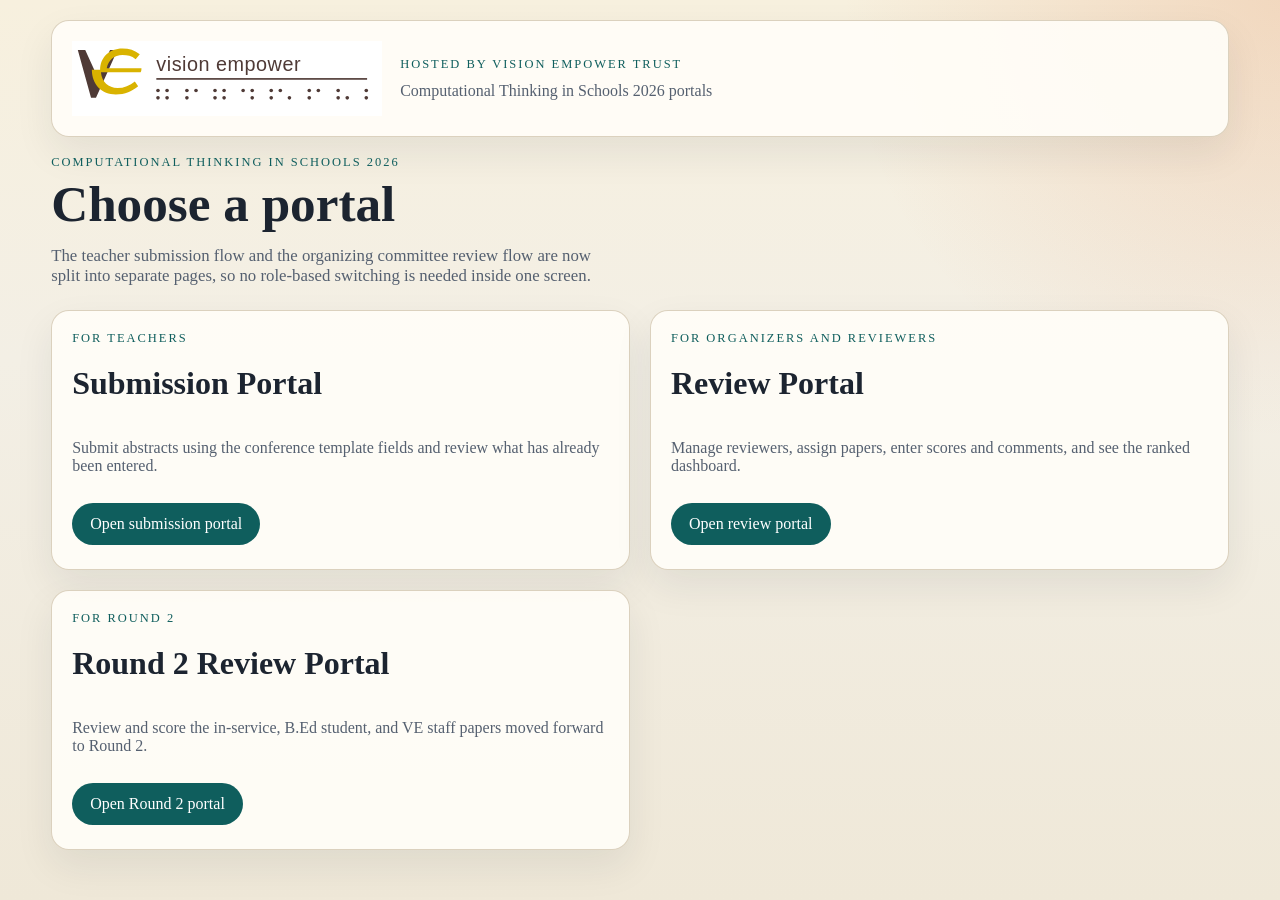
<file: index.html>
﻿<!DOCTYPE html>
<html lang="en">
<head>
  <meta charset="UTF-8">
  <meta name="viewport" content="width=device-width, initial-scale=1.0">
  <title>CTIS 2026 Portals</title>
  <link rel="stylesheet" href="./styles.css">
</head>
<body>
  <a class="skip-link" href="#main-content">Skip to content</a>
  <header class="hero-shell">
    <div class="brand-bar panel">
      <img class="brand-bar__logo" src="./vision-empower-logo.svg" alt="Vision Empower Trust logo">
      <div class="brand-bar__text">
        <p class="eyebrow">Hosted by Vision Empower Trust</p>
        <p class="brand-bar__caption">Computational Thinking in Schools 2026 portals</p>
      </div>
    </div>

    <section class="hero hero--landing">
      <div class="hero__copy">
        <p class="eyebrow">Computational Thinking in Schools 2026</p>
        <h1>Choose a portal</h1>
        <p class="hero__text">
          The teacher submission flow and the organizing committee review flow are now split into separate pages, so no role-based switching is needed inside one screen.
        </p>
      </div>
    </section>
  </header>

  <main id="main-content" class="layout">
    <section class="portal-grid">
      <article class="panel portal-card">
        <p class="eyebrow">For teachers</p>
        <h2>Submission Portal</h2>
        <p class="muted">Submit abstracts using the conference template fields and review what has already been entered.</p>
        <a class="button portal-card__action" href="./submission.html">Open submission portal</a>
      </article>

      <article class="panel portal-card">
        <p class="eyebrow">For organizers and reviewers</p>
        <h2>Review Portal</h2>
        <p class="muted">Manage reviewers, assign papers, enter scores and comments, and see the ranked dashboard.</p>
        <a class="button portal-card__action" href="./review.html">Open review portal</a>
      </article>

      <article class="panel portal-card">
        <p class="eyebrow">For Round 2</p>
        <h2>Round 2 Review Portal</h2>
        <p class="muted">Review and score the in-service, B.Ed student, and VE staff papers moved forward to Round 2.</p>
        <a class="button portal-card__action" href="./review-round2.html">Open Round 2 portal</a>
      </article>
    </section>
  </main>
</body>
</html>
</file>
<file: styles.css>
﻿:root {
  --bg: #f3efe5;
  --surface: #fffdf8;
  --surface-strong: #f9f2df;
  --ink: #1c2430;
  --muted: #556070;
  --line: #d8cdb9;
  --brand: #0f5e5d;
  --brand-strong: #083c40;
  --accent: #d96c32;
  --danger: #8e2d2d;
  --shadow: 0 16px 38px rgba(28, 36, 48, 0.08);
  --radius: 18px;
}

* {
  box-sizing: border-box;
}

body {
  margin: 0;
  font-family: Georgia, "Times New Roman", serif;
  color: var(--ink);
  background:
    radial-gradient(circle at top right, rgba(217, 108, 50, 0.18), transparent 28%),
    linear-gradient(180deg, #f7f0de 0%, var(--bg) 40%, #efe8d8 100%);
  min-height: 100vh;
}

button,
input,
textarea,
select {
  font: inherit;
}

.skip-link {
  position: absolute;
  left: -999px;
  top: 12px;
}

.skip-link:focus {
  left: 12px;
  z-index: 10;
  background: var(--surface);
  padding: 8px 12px;
  border-radius: 10px;
}

.hero-shell {
  padding: 20px clamp(20px, 4vw, 56px) 8px;
}

.brand-bar {
  display: flex;
  align-items: center;
  justify-content: space-between;
  gap: 18px;
  margin-bottom: 18px;
  padding: 16px 20px;
}

.brand-bar__logo {
  width: min(100%, 310px);
  height: auto;
  display: block;
  flex: 0 1 310px;
}

.brand-bar__text {
  flex: 1 1 260px;
  min-width: 220px;
}

.brand-bar__caption {
  margin: 4px 0 0;
  color: var(--muted);
  font-size: 1rem;
}

.hero {
  display: grid;
  gap: 24px;
  grid-template-columns: 2fr 1fr;
}

.hero--landing {
  grid-template-columns: 1fr;
}

.eyebrow {
  margin: 0 0 10px;
  text-transform: uppercase;
  letter-spacing: 0.16em;
  font-size: 0.78rem;
  color: var(--brand);
}

.hero h1,
.portal-card h2 {
  margin: 0 0 12px;
  font-size: clamp(2rem, 4vw, 4.2rem);
  line-height: 0.95;
}

.portal-card h2 {
  font-size: 2rem;
}

.hero__text {
  max-width: 66ch;
  color: var(--muted);
  font-size: 1.05rem;
}

.hero__meta {
  display: grid;
  gap: 14px;
}

.stat,
.panel {
  background: rgba(255, 253, 248, 0.92);
  border: 1px solid rgba(216, 205, 185, 0.9);
  border-radius: var(--radius);
  box-shadow: var(--shadow);
}

.stat {
  padding: 18px 20px;
}

.stat__label {
  display: block;
  color: var(--muted);
  font-size: 0.9rem;
}

.stat__value {
  display: block;
  margin-top: 8px;
  font-size: 2rem;
}

.layout {
  padding: 0 clamp(20px, 4vw, 56px) 40px;
}

.panel {
  padding: 20px;
}

.panel--full {
  grid-column: 1 / -1;
}

.panel--nav {
  margin-bottom: 20px;
  padding: 10px;
}

.tablist {
  display: flex;
  gap: 10px;
  flex-wrap: wrap;
}

.tab-link,
.tab {
  border: 0;
  border-radius: 999px;
  padding: 12px 16px;
  background: transparent;
  color: var(--muted);
  cursor: pointer;
  text-decoration: none;
}

.tab-link.is-active,
.tab.is-active {
  background: var(--brand);
  color: white;
}

.portal-grid,
.dashboard-grid,
.split {
  display: grid;
  gap: 20px;
}

.portal-grid {
  grid-template-columns: repeat(2, minmax(0, 1fr));
}

.dashboard-grid {
  grid-template-columns: 2fr 1fr;
}

.dashboard-grid--review {
  grid-template-columns: repeat(2, minmax(0, 1fr));
}

.split {
  grid-template-columns: 1.25fr 1fr;
}

.portal-card {
  display: grid;
  gap: 12px;
  align-content: start;
  min-height: 260px;
}

.portal-card__action {
  align-self: end;
  justify-self: start;
}

.panel__heading {
  display: flex;
  justify-content: space-between;
  align-items: baseline;
  gap: 12px;
  margin-bottom: 16px;
}

.panel__heading h2 {
  margin: 0;
  font-size: 1.35rem;
}

.pill {
  display: inline-flex;
  align-items: center;
  padding: 6px 10px;
  background: var(--surface-strong);
  border-radius: 999px;
  color: var(--brand-strong);
  font-size: 0.85rem;
}

.stack {
  display: grid;
  gap: 14px;
}

.field-grid {
  display: grid;
  gap: 14px;
  grid-template-columns: repeat(2, minmax(0, 1fr));
}

.choice-group {
  margin: 0;
  padding: 14px 16px;
  border: 1px solid var(--line);
  border-radius: 16px;
  display: grid;
  gap: 12px;
}

.choice-group legend {
  padding: 0 6px;
  font-weight: 700;
}

.choice-option {
  display: flex;
  align-items: center;
  gap: 10px;
}

.choice-option input {
  width: auto;
}

.form label {
  display: grid;
  gap: 8px;
  color: var(--ink);
  font-weight: 600;
}

.field-hint {
  color: var(--muted);
  font-size: 0.86rem;
  font-weight: 400;
  line-height: 1.35;
}

input,
textarea,
select {
  width: 100%;
  border: 1px solid var(--line);
  border-radius: 12px;
  padding: 12px 14px;
  background: white;
  color: var(--ink);
}

textarea {
  resize: vertical;
}

input:focus,
textarea:focus,
select:focus,
.button:focus,
.tab:focus,
.tab-link:focus {
  outline: 3px solid rgba(217, 108, 50, 0.25);
  outline-offset: 2px;
}

.button-row {
  display: flex;
  gap: 12px;
  flex-wrap: wrap;
}

.button {
  border: 0;
  border-radius: 999px;
  padding: 12px 18px;
  background: var(--brand);
  color: white;
  cursor: pointer;
  text-decoration: none;
  display: inline-flex;
  align-items: center;
}

.button--secondary {
  background: var(--accent);
}

.button--ghost {
  background: transparent;
  border: 1px solid var(--line);
  color: var(--ink);
}

.button--danger {
  background: var(--danger);
}

.button-link {
  border: 0;
  padding: 0;
  background: transparent;
  color: var(--brand);
  text-decoration: underline;
  cursor: pointer;
}

.card {
  border: 1px solid var(--line);
  border-radius: 16px;
  padding: 16px;
  background: white;
}

.card h3,
.card p {
  margin-top: 0;
}

.meta-row {
  display: flex;
  flex-wrap: wrap;
  gap: 8px 12px;
  color: var(--muted);
  font-size: 0.95rem;
}

.meta-row strong {
  color: var(--ink);
}

.table-wrap {
  overflow-x: auto;
}

table {
  width: 100%;
  border-collapse: collapse;
}

th,
td {
  padding: 12px 10px;
  text-align: left;
  border-bottom: 1px solid var(--line);
}

th {
  color: var(--muted);
  font-size: 0.88rem;
}

.status {
  display: inline-flex;
  padding: 5px 10px;
  border-radius: 999px;
  font-size: 0.82rem;
  background: var(--surface-strong);
}

.status--good {
  background: rgba(15, 94, 93, 0.12);
  color: var(--brand-strong);
}

.status--warn {
  background: rgba(217, 108, 50, 0.16);
  color: #8b441d;
}

.status--muted {
  background: rgba(85, 96, 112, 0.12);
  color: var(--muted);
}

.muted {
  color: var(--muted);
}

.empty-state {
  border: 1px dashed var(--line);
  border-radius: 16px;
  padding: 24px;
  text-align: center;
  color: var(--muted);
  background: rgba(249, 242, 223, 0.45);
}

.success-state {
  border: 1px solid rgba(15, 94, 93, 0.3);
  border-radius: 16px;
  padding: 14px 16px;
  color: var(--brand-strong);
  background: rgba(15, 94, 93, 0.1);
}

.status-list {
  margin: 8px 0 0;
  padding-left: 20px;
  color: var(--muted);
}

.status-list li + li {
  margin-top: 6px;
}

.details-dialog {
  border: 0;
  padding: 0;
  background: transparent;
  max-width: min(900px, calc(100vw - 32px));
  width: 100%;
}

.details-dialog::backdrop {
  background: rgba(28, 36, 48, 0.45);
}

.details-dialog__panel {
  background: var(--surface);
  border: 1px solid var(--line);
  border-radius: var(--radius);
  box-shadow: var(--shadow);
  padding: 20px;
}

.score-grid {
  display: grid;
  gap: 10px;
  grid-template-columns: repeat(2, minmax(0, 1fr));
}

.score-grid__item {
  display: flex;
  justify-content: space-between;
  gap: 12px;
  padding: 10px 12px;
  border: 1px solid var(--line);
  border-radius: 12px;
  background: rgba(249, 242, 223, 0.35);
}

@media (max-width: 980px) {
  .brand-bar,
  .hero,
  .portal-grid,
  .dashboard-grid,
  .dashboard-grid--review,
  .split,
  .field-grid {
    grid-template-columns: 1fr;
  }

  .brand-bar {
    flex-direction: column;
    align-items: flex-start;
  }

  .brand-bar__logo {
    width: min(100%, 280px);
    flex-basis: auto;
  }

  .hero h1 {
    max-width: none;
  }

  .score-grid {
    grid-template-columns: 1fr;
  }
}
</file>
